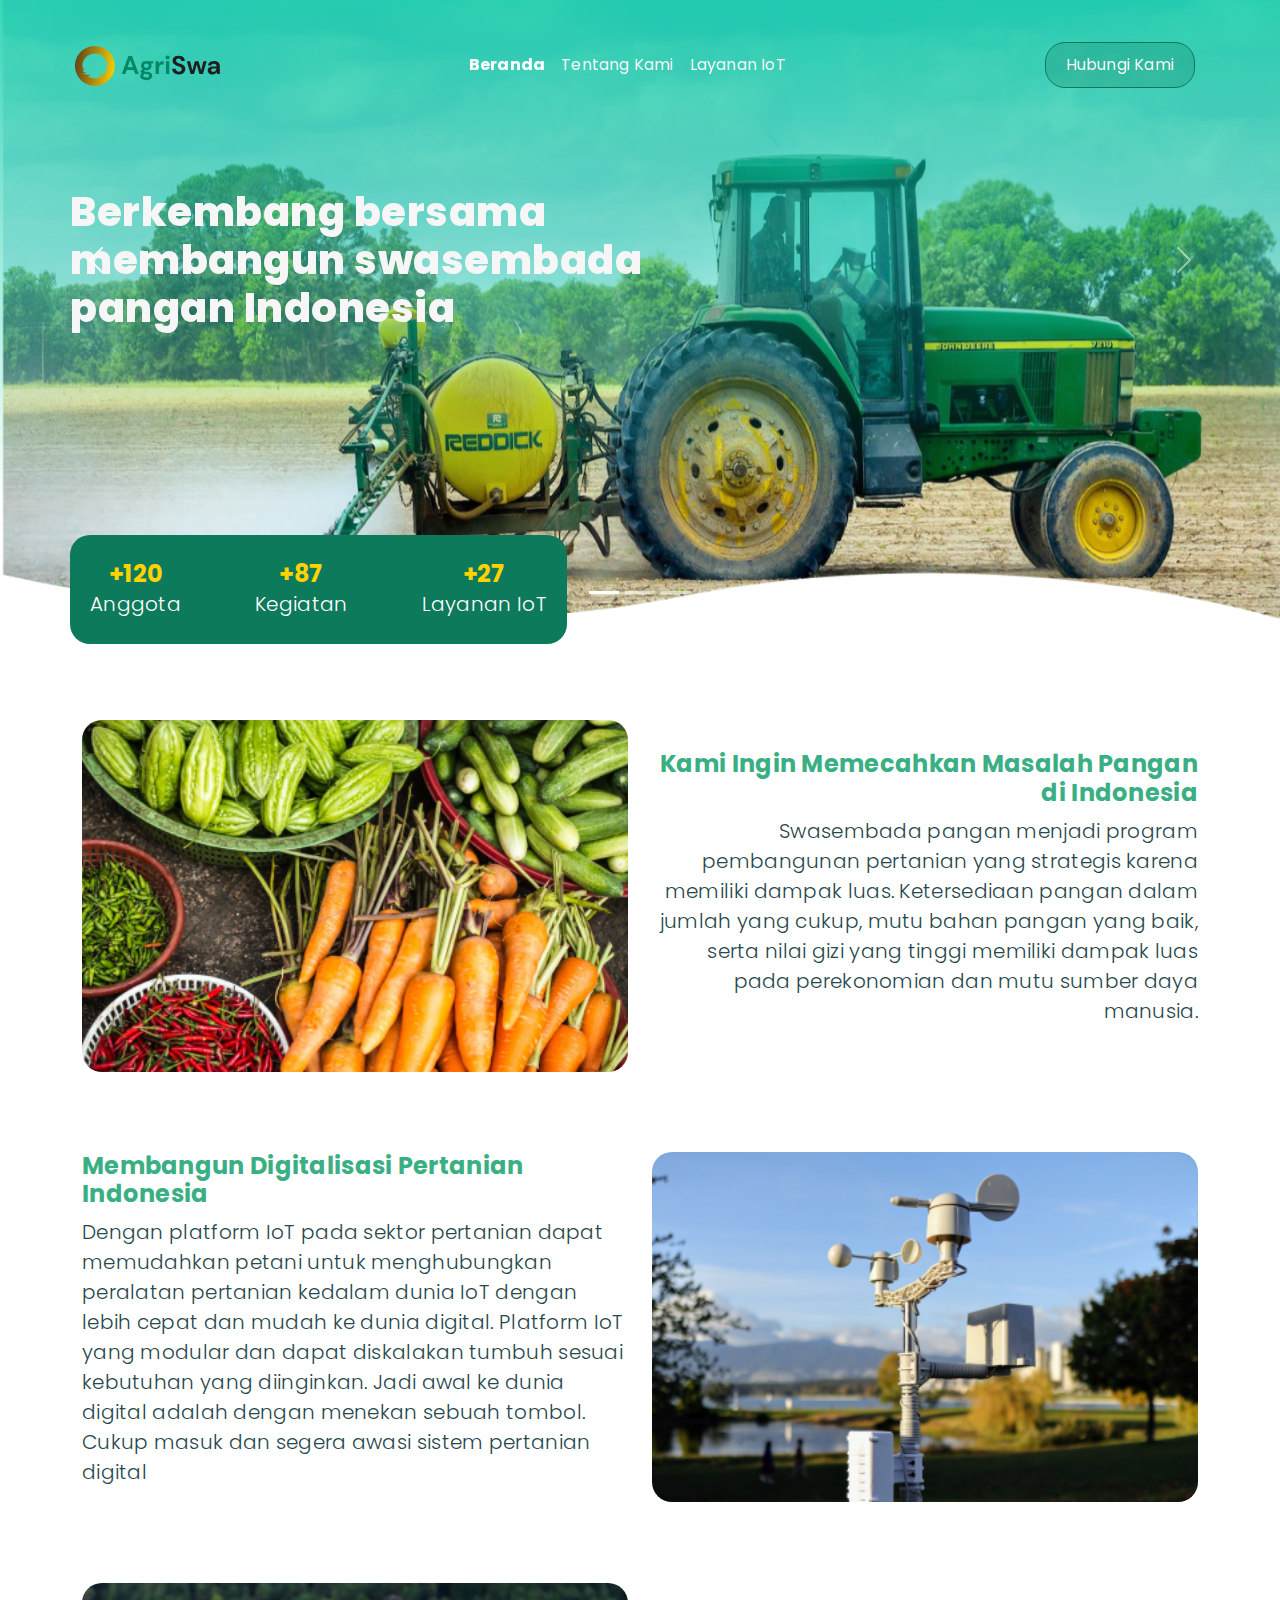
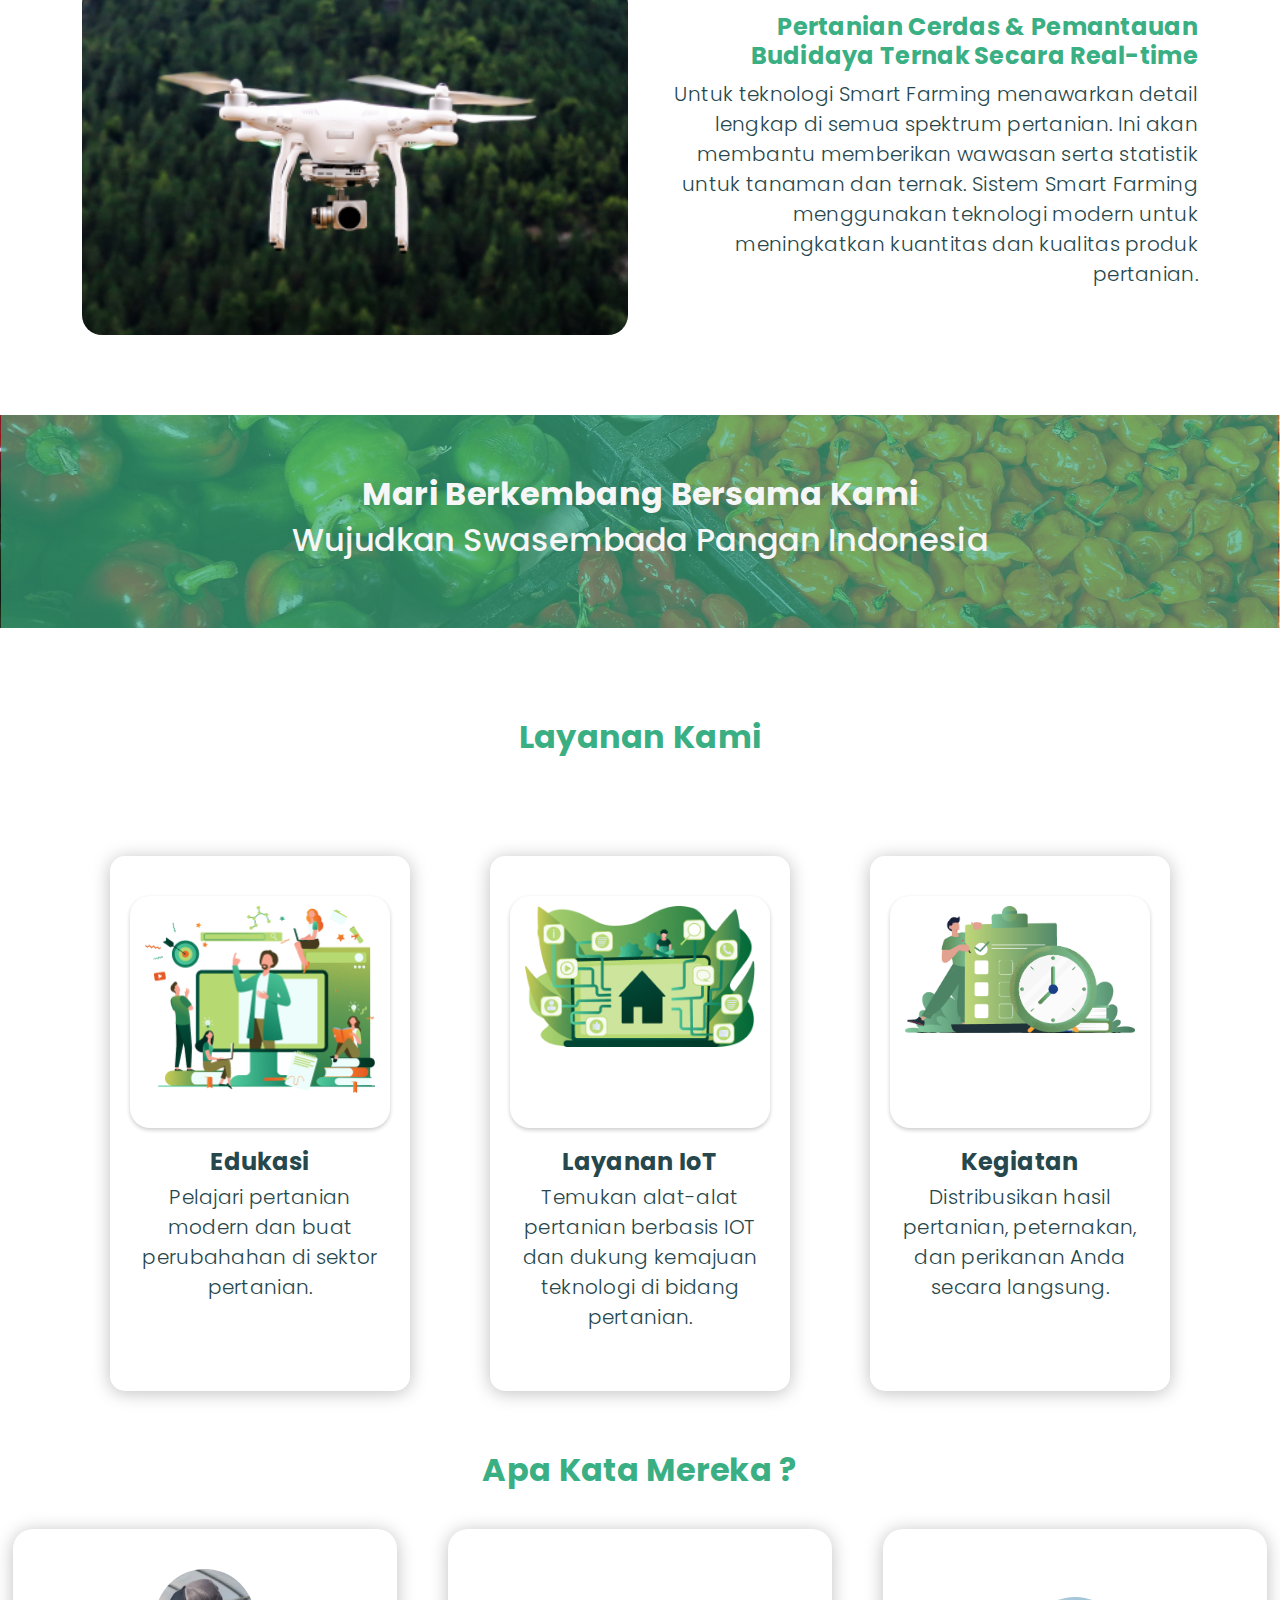
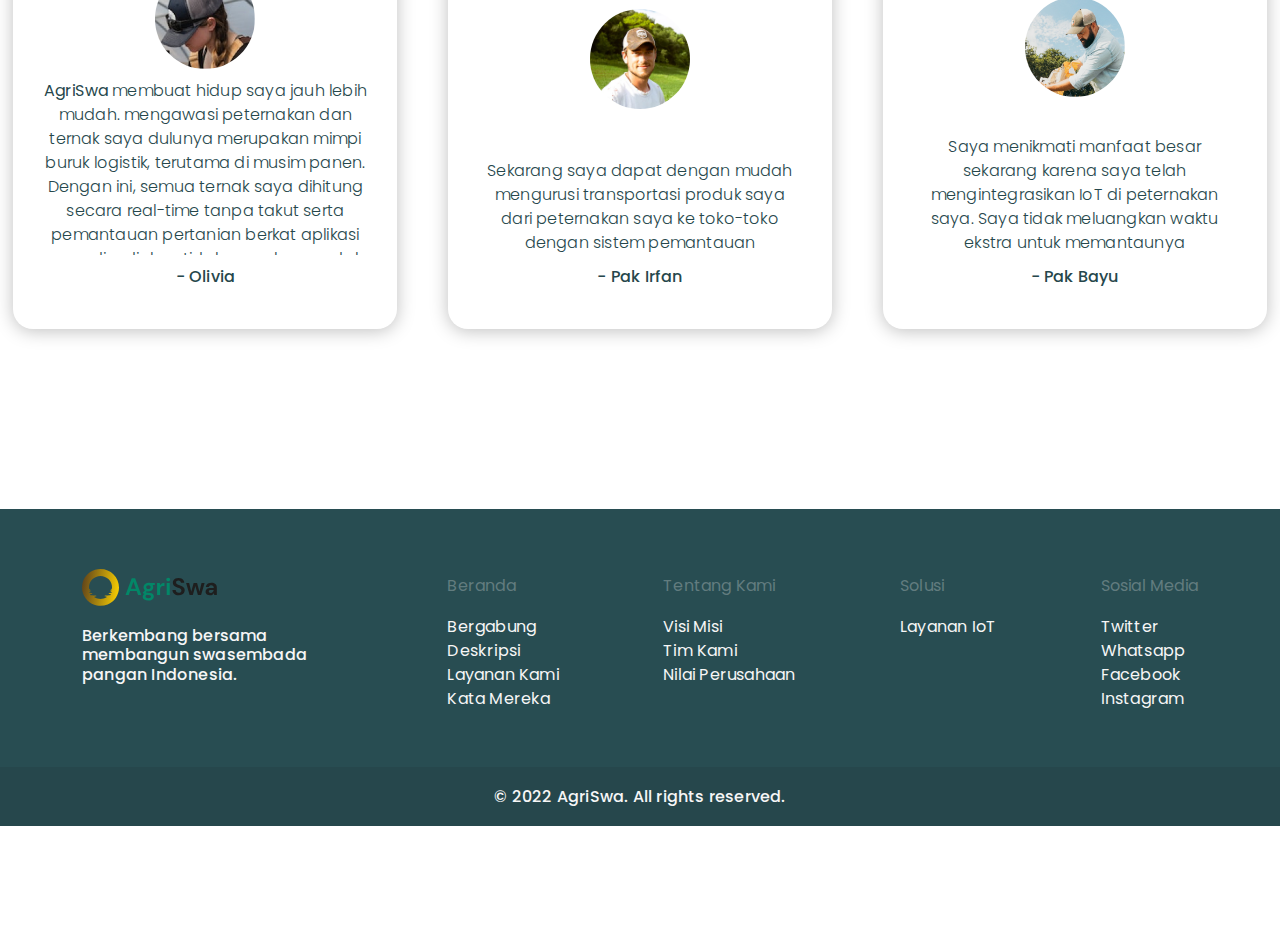
<file: index.html>
<!doctype html>
<html lang="en">
  <head>
    <meta charset="utf-8">
    <meta name="viewport" content="width=device-width, initial-scale=1">
    <title>AgriSwa | Landing Page</title>
    <!-- Library Bootstrap -->
    <link href="library/bootstrap/bootstrap.min.css" rel="stylesheet">
    <!-- Font -->
    <style>
        @import url('https://fonts.googleapis.com/css2?family=Poppins:wght@300;400;500;600;700;800&display=swap');
    </style>
    <link rel="stylesheet" href="css/main.css">
  </head>
  <body>
     <!-- Navbar -->
    <nav class="navbar navbar-expand-md" id="navbar">
        <div class="container-fluid">
            <a class="navbar-brand" href="index.html">
                <img src="image/logo.svg" alt="AgriSwa" class="d-inline-block align-text-top">
            </a>
            <button class="navbar-toggler" type="button" data-bs-toggle="collapse" data-bs-target="#navbarTogglerDemo02" aria-controls="navbarTogglerDemo02" aria-expanded="false" aria-label="Toggle navigation">
                <span class="navbar-toggler-icon"></span>
            </button>
            <div class="collapse navbar-collapse" id="navbarTogglerDemo02">
                <ul class="navbar-nav mx-auto">
                    <li class="nav-item">
                        <a class="nav-link active" href="index.html">Beranda</a>
                    </li>
                    <li class="nav-item">
                        <a class="nav-link" href="tentangkami.html">Tentang Kami</a>
                    </li>
                    <li class="nav-item">
                        <a class="nav-link" href="service-iot.html">Layanan IoT</a>
                    </li>
                </ul>
                <ul class="navbar-nav justify-content-end">
                    <li class="nav-item">
                    <a class="nav-link btn btn-secondary my-2 my-lg-0" href="https://wa.wizard.id/798fd5" target="_blank">Hubungi Kami</a>
                    </li>
                </ul>
            </div>
        </div>
    </nav>

    <!-- Hero Section -->
    <section class="hero">
        <div id="carouselExampleIndicators" class="carousel slide position-relative" data-bs-ride="true">
            <div class="carousel-indicators">
                <button type="button" data-bs-target="#carouselExampleIndicators" data-bs-slide-to="0" class="active" aria-current="true" aria-label="Slide 1"></button>
                <button type="button" data-bs-target="#carouselExampleIndicators" data-bs-slide-to="1" aria-label="Slide 2"></button>
                <button type="button" data-bs-target="#carouselExampleIndicators" data-bs-slide-to="2" aria-label="Slide 3"></button>
            </div>
            <div class="carousel-inner">
                <div class="carousel-item active" data-bs-interval="1500">
                    <img src="image/home_banner1.png" alt="">
                </div>
                <div class="carousel-item" data-bs-interval="2000">
                    <img src="image/home_banner2.png" alt="">
                </div>
                <div class="carousel-item" data-bs-interval="2000"> 
                    <img src="image/home_banner3.png" alt="">
                </div>
            </div>
            <!-- Next & Prev -->
            <button class="carousel-control-prev" type="button" data-bs-target="#carouselExampleIndicators" data-bs-slide="prev">
                <span class="carousel-control-prev-icon" aria-hidden="true"></span>
                <span class="visually-hidden">Previous</span>
            </button>
            <button class="carousel-control-next" type="button" data-bs-target="#carouselExampleIndicators" data-bs-slide="next">
                <span class="carousel-control-next-icon" aria-hidden="true"></span>
                <span class="visually-hidden">Next</span>
            </button>
            <h1 class="text d-none d-md-block">
                Berkembang bersama
                <br>
                membangun swasembada
                <br>
                pangan Indonesia
            </h1>
        </div>
        <div class="card">
            <div class="item row d-flex text-center">
                <div class="item-desk">
                    <h3>
                        +120
                    </h3>
                    <p>
                        Anggota
                    </p>
                </div>
                <div class="item-desk">
                    <h3>
                        +87
                    </h3>
                    <p>
                        Kegiatan
                    </p>
                </div>
                <div class="item-desk">
                    <h3>
                        +27
                    </h3>
                    <p>
                        Layanan IoT
                    </p>
                </div>
            </div>
        </div>
    </section>
    
    <!-- Description -->
    <sction id="desc" class="desc d-flex">
        <div class="container">
            <div class="card-item row d-flex align-items-center">
                <div class="col-lg-6 col-md-6 col-12  text-center ">
                    <img src="image/home_subhead1.jpg" alt="" class="w-100 h-auto mb-3 mb-md-0">
                </div>
                <div class="col-md-6 col-lg-6 text-start text-md-end">
                    <h3>
                        Kami Ingin Memecahkan Masalah Pangan di Indonesia
                    </h3>
                    <p>
                        Swasembada pangan menjadi program pembangunan pertanian yang strategis karena memiliki dampak luas. Ketersediaan pangan dalam  jumlah yang cukup, mutu bahan pangan yang baik, serta nilai gizi yang tinggi memiliki dampak luas pada perekonomian dan mutu sumber daya manusia.
                    </p>
                </div>
            </div>
            <div class="card-item row d-flex align-items-center flex-row-reverse">
                <div class="col-lg-6 col-md-6 col-12 text-center">
                    <img src="image/home_subhead2.jpg" alt="" class="w-100 h-auto mb-3 mb-md-0">
                </div>
                <div class="col-md-6 col-lg-6 text-start text-md-start">
                    <h3>
                        Membangun Digitalisasi Pertanian Indonesia
                    </h3>
                    <p>
                        Dengan platform IoT pada sektor pertanian  dapat memudahkan petani untuk  menghubungkan peralatan pertanian kedalam dunia IoT dengan lebih cepat dan mudah ke dunia digital. Platform IoT yang modular dan dapat diskalakan tumbuh sesuai kebutuhan yang diinginkan. Jadi awal ke dunia digital adalah dengan menekan sebuah tombol. Cukup masuk dan segera awasi sistem pertanian digital
                    </p>
                </div>
            </div>
            <div class="card-item row d-flex align-items-center">
                <div class="col-lg-6 col-md-6 col-12  text-center">
                    <img src="image/home_subhead3.jpg" alt="" class="w-100 h-auto mb-3 mb-md-0">
                </div>
                <div class="col-md-6 col-lg-6 text-start text-md-end">
                    <h3>
                        Pertanian Cerdas & Pemantauan Budidaya Ternak Secara Real-time
                    </h3>
                    <p>
                        Untuk teknologi Smart Farming menawarkan detail lengkap di semua spektrum pertanian. Ini akan membantu memberikan wawasan serta statistik untuk tanaman dan ternak. Sistem Smart Farming menggunakan teknologi modern untuk meningkatkan kuantitas dan kualitas produk pertanian.
                    </p>
                </div>
            </div>
        </div>
    </sction>

    <!-- Banner Layanan -->
    <section id="layanan" class="banner-layanan">
        <h2>Mari Berkembang Bersama Kami</h2>
        <h2 class="light">Wujudkan Swasembada Pangan Indonesia</h2>
    </section>

    <!-- Layanan -->
    <section class="layanan">
        <h2 class="text-center">Layanan Kami</h2>
        <div class="container">
            <div class="row d-flex align-items-center justify-content-around">
                <a href="#" class="card text-center">
                    <div class="card-img">
                        <img src="image/home_layanan1.png" alt="">
                    </div>
                    <h3>Edukasi</h3>
                    <p>Pelajari pertanian modern dan buat perubahahan di sektor pertanian.</p>
                </a>
                <a href="#" class="card text-center">
                    <div class="card-img">
                        <img src="image/home_layanan2.png" alt="">
                    </div>
                    <h3>Layanan IoT</h3>
                    <p>Temukan alat-alat pertanian berbasis IOT dan dukung kemajuan teknologi di bidang pertanian.</p>
                </a>
                <a href="#" class="card text-center">
                    <div class="card-img">
                        <img src="image/home_layanan3.png" alt="">
                    </div>
                    <h3>Kegiatan</h3>
                    <p>Distribusikan hasil pertanian, peternakan, dan perikanan Anda secara langsung.</p>
                </a>
            </div>
        </div>
    </section>

    <!-- Testimoni -->
    <section id="testimoni" class="testimoni text-center">
        <h2>Apa Kata Mereka ?</h2>
        <div class="row d-flex align-items-center justify-content-around">
            <div class="card col-md-4 d-flex text-center">
                <img src="image/profile_test1.jpg" alt="">
                <p class="p1"><b>AgriSwa</b> membuat hidup saya jauh lebih mudah. mengawasi peternakan dan ternak saya dulunya merupakan mimpi buruk logistik, terutama di musim panen. Dengan ini, semua ternak saya dihitung secara real-time tanpa takut serta pemantauan pertanian berkat aplikasi yang disediakan tidak pernah semudah ini sebelumnya.</p>
                <div class="sh2">- Olivia</div>
            </div>
            <div class="card col-md-4 d-flex text-center">
                <img src="image/profile_test2.jpg" alt="">
                <p class="p1">Sekarang saya dapat dengan mudah mengurusi transportasi produk saya dari peternakan saya ke toko-toko dengan sistem pemantauan</p>
                <div class="sh2">- Pak Irfan</div>
            </div>
            <div class="card col-md-4 d-flex text-center">
                <img src="image/profile_test3.jpg" alt="">
                <p class="p1">Saya menikmati manfaat besar sekarang karena saya telah mengintegrasikan IoT di peternakan saya. Saya tidak meluangkan waktu ekstra untuk memantaunya</p>
                <div class="sh2">- Pak Bayu</div>
            </div>
        </div>
    </section>

    <!-- Footer -->
    <section class="footer">
        <div class="company">
            <div class="container">
                <div class="row d-flex justify-content-between">
                    <div class="col-12 mb-3 mb-md-0 col-lg-3">
                        <img src="image/logo.svg" alt="AgriSwa">
                        <h5 class="sh2">Berkembang bersama  membangun swasembada pangan Indonesia.</h5>
                    </div>
                    <div class="col-6 col-md-auto">
                        <p><a href="index.html"><b>Beranda</b></a></p>
                        <ul class="list-unstyled">
                            <li><a href="https://wa.wizard.id/798fd5" class="p1">Bergabung</a></li>
                            <li><a href="index.html##desc" class="p1">Deskripsi</a></li>
                            <li><a href="index.html#layanan" class="p1">Layanan Kami</a></li>
                            <li><a href="index.html#testimoni" class="p1">Kata Mereka</a></li>
                        </ul>
                    </div>
                    <div class="col-6 col-md-auto">
                        <p><a href="tentangkami.html"><b>Tentang Kami</b></a></p>
                        <ul class="list-unstyled">
                            <li><a href="tentangkami.html#visimisi" class="p1">Visi Misi</a></li>
                            <li><a href="tentangkami.html#tim" class="p1">Tim Kami</a></li>
                            <li><a href="tentangkami.html#value" class="p1">Nilai Perusahaan</a></li>
                        </ul>
                    </div>
                    <div class="col-6 col-md-auto">
                        <p><a href="#"><b>Solusi</b></a></p>
                        <ul class="list-unstyled">
                            <li><a href="service-iot.html" class="p1">Layanan IoT</a></li>
                        </ul>
                    </div>
                    <div class="col-6 col-md-auto">
                        <p><a href="#"><b>Sosial Media</b></a></p>
                        <ul class="list-unstyled">
                            <li><a href="https://twitter.com/vokasiipb" class="p1">Twitter</a></li>
                            <li><a href="https://wa.wizard.id/798fd5" class="p1">Whatsapp</a></li>
                            <li><a href="https://www.facebook.com/vokasiipb/" class="p1">Facebook</a></li>
                            <li><a href="https://www.instagram.com/sekolahvokasiipb" class="p1">Instagram</a></li>
                        </ul>
                    </div>
                </div>
            </div>
        </div>
        <div class="row text-center copyright">
            <h5 class="sh2">© 2022 AgriSwa. All rights reserved.</h5>
        </div>
    </section>

    <!-- Library -->
    <script src="library/jquery/jquery-3.6.1.slim.js"></script>
    <script src="library/bootstrap/bootstrap.bundle.min.js"></script>
    <!-- alternate js -->
    <!-- <script src="library/popper/popper.min.js"></script>
    <script src="library/bootstrap/bootstrap.min.js"></script> -->

    <script>
        // Navbar Scroll Fix
        window.onscroll = function() {myFunction()};
        var navbar = document.getElementById("navbar");
        var sticky = navbar.offsetTop;
        function myFunction() {
        if (window.pageYOffset >= sticky) {
            navbar.classList.add("sticky");
        } else {
            navbar.classList.remove("sticky");
        };
        };
    </script>
  </body>
</html>
</file>
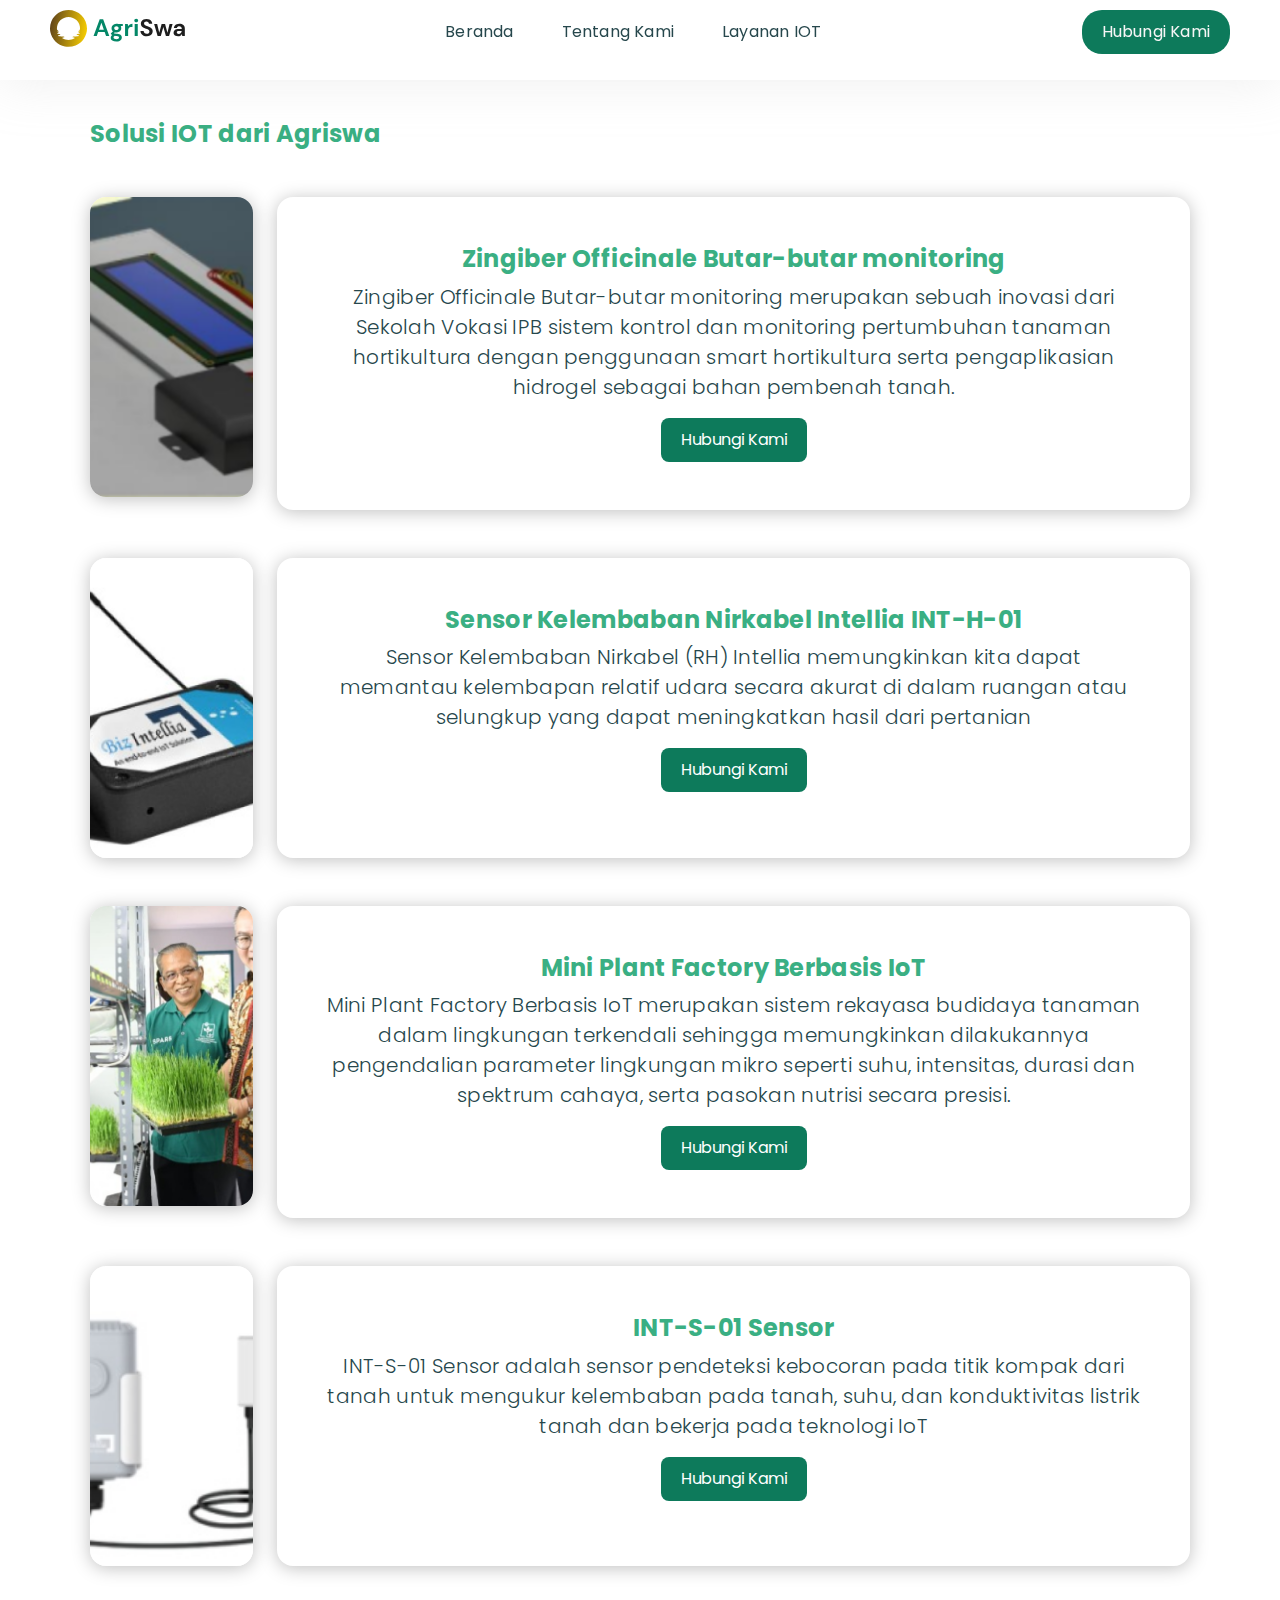
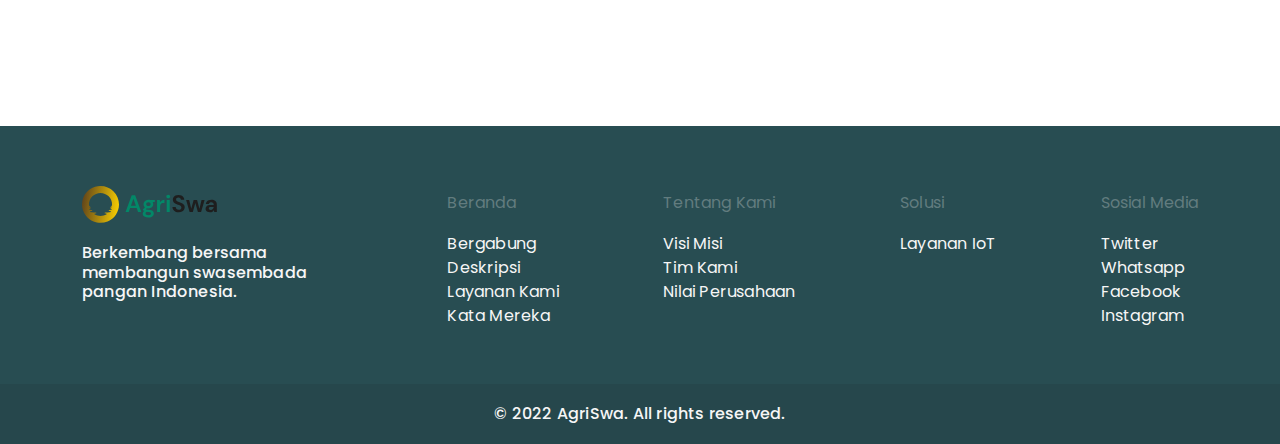
<file: service-iot.html>
<!doctype html>
<html lang="en">
  <head>
    <meta charset="utf-8">
    <meta name="viewport" content="width=device-width, initial-scale=1">
    <title>AgriSwa | Landing Page</title>
    <!-- Library Bootstrap -->
    <link href="library/bootstrap/bootstrap.min.css" rel="stylesheet">
    <!-- Font -->
    <style>
        @import url('https://fonts.googleapis.com/css2?family=Poppins:wght@300;400;500;600;700;800&display=swap');
    </style>
    <link rel="stylesheet" href="css/main.css">
  </head>
  <body>
     <!-- Navbar -->
    <nav class="navbar2 navbar-expand-md" id="navbar">
        <div class="container-iot">
            <a class="navbar-brand" href="index.html">
                <img src="image/logo.svg" alt="AgriSwa" class="d-inline-block align-text-top">
            </a>
            <button class="navbar-toggler" type="button" data-bs-toggle="collapse" data-bs-target="#navbarTogglerDemo02" aria-controls="navbarTogglerDemo02" aria-expanded="false" aria-label="Toggle navigation">
                <span class="navbar-toggler-icon"></span>
            </button>
            <div class="collapse navbar-collapse pb-3" id="navbarTogglerDemo02">
                <ul class="navbar-nav mx-auto">
                    <li class="nav-item px-4">
                        <a class="nav-link" href="index.html">Beranda</a>
                    </li>
                    <li class="nav-item px-4">
                        <a class="nav-link" href="tentangkami.html">Tentang Kami</a>
                    </li>
                    <li class="nav-item px-4">
                        <a class="nav-link" href="service-iot.html">Layanan IOT</a>
                    </li>                    
                </ul>
                <ul class="navbar-nav justify-content-end">
                    <li class="nav-item">
                    <a class="nav-link btn btn-primary-variant my-2 my-lg-0" href="https://wa.wizard.id/798fd5">Hubungi Kami</a>
                    </li>
                </ul>
            </div>
        </div>
    </nav>
    <!-- Hero Section -->
   <section class="body-iot ">
    <h3>Solusi IOT dari Agriswa</h3>
    <div class="card-product row equal mt-5">
        <div class="col-lg-2 col-md-12">
            <!-- <div class="card-product-img">ss</div> -->
            <img src="image/layanan_iot/1.png" alt="" class="card-product-img p-0 rounded-4">
        </div>
        <div class="col-lg-10 col-md-12 ">
            <div class="card-product-item text-center rounded-4 d-flex flex-column align-items-center p-5">
                <h3>Zingiber Officinale Butar-butar monitoring</h3>
            <p>Zingiber Officinale Butar-butar monitoring
                 merupakan sebuah inovasi dari Sekolah Vokasi IPB  sistem kontrol dan monitoring pertumbuhan tanaman hortikultura dengan penggunaan smart hortikultura serta pengaplikasian hidrogel sebagai bahan pembenah tanah.
                </p>
                <button class="btn btn-primary rounded-3">Hubungi Kami</button>
            </div>
            
        </div>
    </div>
    <div class="card-product row equal mt-5">
        <div class="col-lg-2 col-md-12">
            <!-- <div class="card-product-img">ss</div> -->
            <img src="image/layanan_iot/2.png" alt="" class="card-product-img p-0 rounded-4">
        </div>
        <div class="col-lg-10 col-md-12 ">
            <div class="card-product-item text-center rounded-4 d-flex flex-column align-items-center p-5">
                <h3>Sensor Kelembaban Nirkabel Intellia INT-H-01</h3>
            <p>Sensor Kelembaban Nirkabel (RH) Intellia memungkinkan kita dapat memantau kelembapan relatif udara secara akurat di dalam ruangan atau selungkup yang dapat meningkatkan hasil dari pertanian</p>
                <button class="btn btn-primary rounded-3">Hubungi Kami</button>
            </div>
            
        </div>
    </div>
    <div class="card-product row equal mt-5">
        <div class="col-lg-2 col-md-12 h-302">
            <!-- <div class="card-product-img">ss</div> -->
            <img src="image/layanan_iot/3.png" alt="" class="card-product-img p-0 rounded-4">
        </div>
        <div class="col-lg-10 col-md-12 ">
            <div class="card-product-item text-center rounded-4 d-flex flex-column align-items-center p-5">
                <h3>Mini Plant Factory Berbasis IoT</h3>
            <p>Mini Plant Factory Berbasis IoT merupakan sistem rekayasa budidaya tanaman dalam lingkungan terkendali sehingga memungkinkan dilakukannya pengendalian parameter lingkungan mikro seperti suhu, intensitas, durasi dan spektrum cahaya, serta pasokan nutrisi secara presisi.</p>
                <button class="btn btn-primary rounded-3">Hubungi Kami</button>
            </div>
            
        </div>
    </div>

    <div class="card-product row equal mt-5">
        <div class="col-lg-2 col-md-12">
            <!-- <div class="card-product-img">ss</div> -->
            <img src="image/layanan_iot/4.png" alt="" class="card-product-img p-0 rounded-4">
        </div>
        <div class="col-lg-10 col-md-12 ">
            <div class="card-product-item text-center rounded-4 d-flex flex-column align-items-center p-5">
                <h3>INT-S-01 Sensor</h3>
            <p>INT-S-01 Sensor adalah sensor pendeteksi kebocoran pada titik kompak dari tanah untuk mengukur kelembaban pada tanah, suhu, dan konduktivitas listrik tanah dan bekerja pada teknologi IoT </p>
                <button class="btn btn-primary rounded-3">Hubungi Kami</button>
            </div>
            
        </div>
    </div>
   
   </section>

    <!-- Footer -->
    <section class="footer">
        <div class="company">

            <div class="container">
                <div class="row d-flex justify-content-between">
                    <div class="col-12 mb-3 mb-md-0 col-lg-3">
                        <img src="image/logo.svg" alt="AgriSwa">
                        <h5 class="sh2">Berkembang bersama  membangun swasembada pangan Indonesia.</h5>
                    </div>
                    <div class="col-6 col-md-auto">
                        <p><a href="index.html"><b>Beranda</b></a></p>
                        <ul class="list-unstyled">
                            <li><a href="https://wa.wizard.id/798fd5" class="p1">Bergabung</a></li>
                            <li><a href="index.html##desc" class="p1">Deskripsi</a></li>
                            <li><a href="index.html#layanan" class="p1">Layanan Kami</a></li>
                            <li><a href="index.html#testimoni" class="p1">Kata Mereka</a></li>
                        </ul>
                    </div>
                    <div class="col-6 col-md-auto">
                        <p><a href="tentangkami.html"><b>Tentang Kami</b></a></p>
                        <ul class="list-unstyled">
                            <li><a href="tentangkami.html#visimisi" class="p1">Visi Misi</a></li>
                            <li><a href="tentangkami.html#tim" class="p1">Tim Kami</a></li>
                            <li><a href="tentangkami.html#value" class="p1">Nilai Perusahaan</a></li>
                        </ul>
                    </div>
                    <div class="col-6 col-md-auto">
                        <p><a href="#"><b>Solusi</b></a></p>
                        <ul class="list-unstyled">
                            <li><a href="service-iot.html" class="p1">Layanan IoT</a></li>
                        </ul>
                    </div>
                    <div class="col-6 col-md-auto">
                        <p><a href="#"><b>Sosial Media</b></a></p>
                        <ul class="list-unstyled">
                            <li><a href="https://twitter.com/vokasiipb" class="p1">Twitter</a></li>
                            <li><a href="https://wa.wizard.id/798fd5" class="p1">Whatsapp</a></li>
                            <li><a href="https://www.facebook.com/vokasiipb/" class="p1">Facebook</a></li>
                            <li><a href="https://www.instagram.com/sekolahvokasiipb" class="p1">Instagram</a></li>
                        </ul>
                    </div>
                </div>
            </div>
        </div>
        <div class="row text-center copyright">
            <h5 class="sh2">© 2022 AgriSwa. All rights reserved.</h5>
        </div>
    </section>

    <!-- Library -->
    <script src="library/jquery/jquery-3.6.1.slim.js"></script>
    <script src="library/bootstrap/bootstrap.bundle.min.js"></script>
    <!-- alternate js -->
    <!-- <script src="library/popper/popper.min.js"></script>
    <script src="library/bootstrap/bootstrap.min.js"></script> -->

    <script>
        // Navbar Scroll Fix
        window.onscroll = function() {myFunction()};
        var navbar = document.getElementById("navbar");
        var sticky = navbar.offsetTop;
        function myFunction() {
        if (window.pageYOffset >= sticky) {
            navbar.classList.add("sticky");
        } else {
            navbar.classList.remove("sticky");
        };
        };
    </script>
  </body>
</html>
</file>
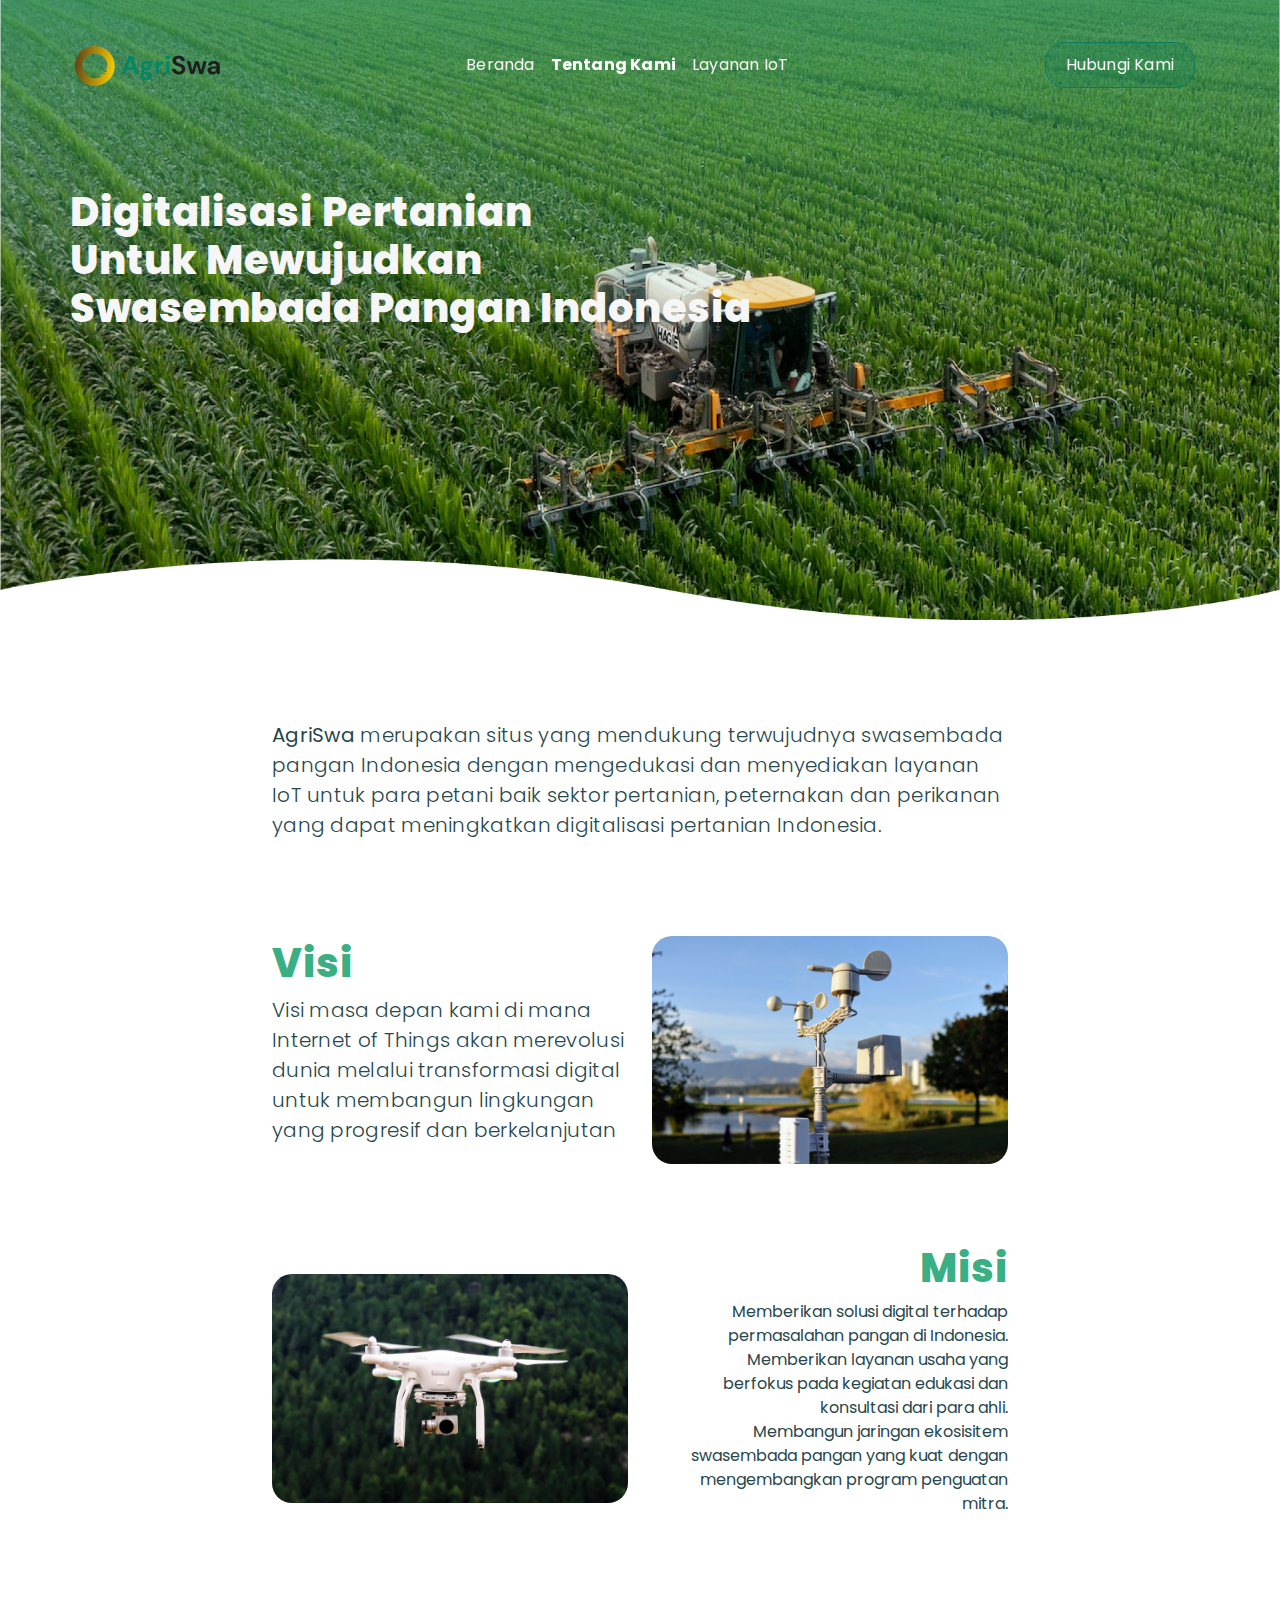
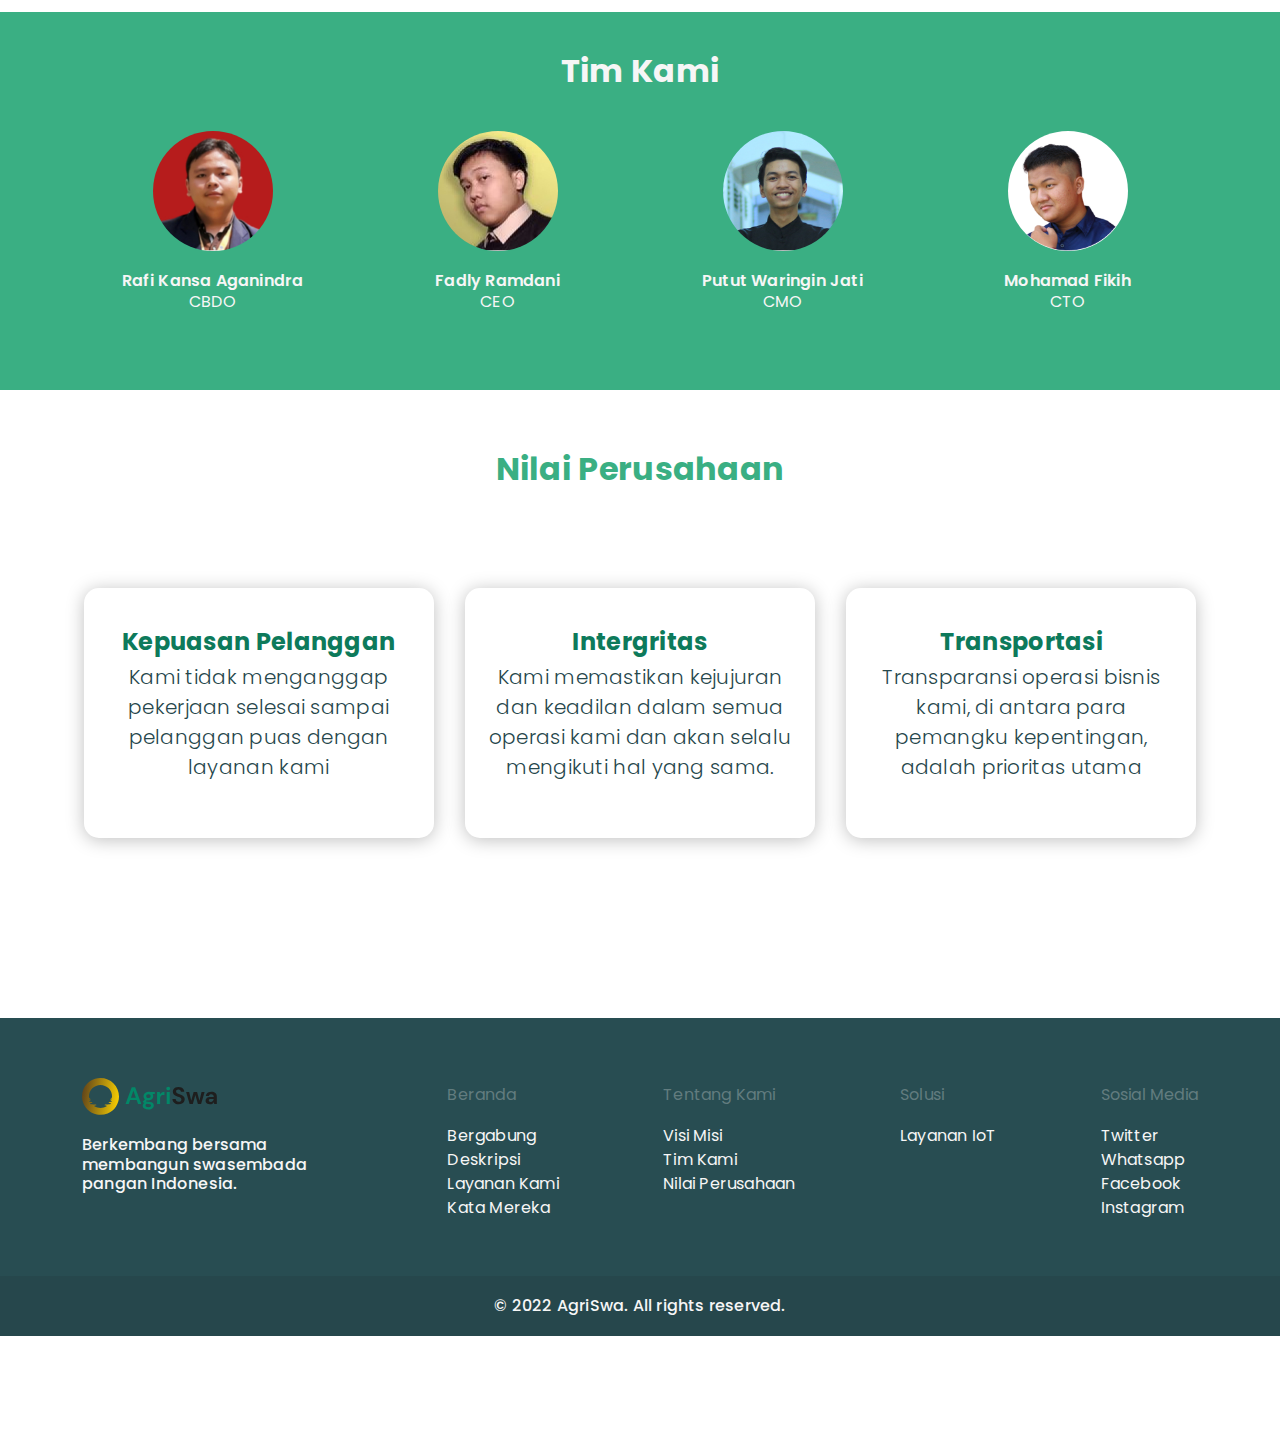
<file: tentangkami.html>
<!doctype html>
<html lang="en">
  <head>
    <meta charset="utf-8">
    <meta name="viewport" content="width=device-width, initial-scale=1">
    <title>AgriSwa | Landing Page</title>
    <!-- Library Bootstrap -->
    <link href="library/bootstrap/bootstrap.min.css" rel="stylesheet">
    <!-- Font -->
    <style>
        @import url('https://fonts.googleapis.com/css2?family=Poppins:wght@300;400;500;600;700;800&display=swap');
    </style>
    <link rel="stylesheet" href="css/main.css">
  </head>
  <body>
    <!-- Navbar -->
    <nav class="navbar navbar-expand-md" id="navbar">
        <div class="container-fluid">
            <a class="navbar-brand" href="index.html">
                <img src="image/logo.svg" alt="AgriSwa" class="d-inline-block align-text-top">
            </a>
            <button class="navbar-toggler" type="button" data-bs-toggle="collapse" data-bs-target="#navbarTogglerDemo02" aria-controls="navbarTogglerDemo02" aria-expanded="false" aria-label="Toggle navigation">
                <span class="navbar-toggler-icon"></span>
            </button>
            <div class="collapse navbar-collapse" id="navbarTogglerDemo02">
                <ul class="navbar-nav mx-auto">
                    <li class="nav-item">
                        <a class="nav-link" href="index.html">Beranda</a>
                    </li>
                    <li class="nav-item">
                        <a class="nav-link active" href="tentangkami.html">Tentang Kami</a>
                    </li>
                    <li class="nav-item">
                        <a class="nav-link" href="service-iot.html">Layanan IoT</a>
                    </li>
                </ul>
                <ul class="navbar-nav justify-content-end">
                    <li class="nav-item">
                    <a class="nav-link btn btn-secondary my-2 my-lg-0" target="_blank" href="https://wa.wizard.id/798fd5" target="_blank">Hubungi Kami</a>
                    </li>
                </ul>
            </div>
        </div>
    </nav>

    <!-- Hero Section -->
    <section class="hero">
        <img src="image/tentang-kami_banner.png" alt="">
        <h1 class="text d-none d-md-block">
            Digitalisasi Pertanian
            <br>
            Untuk Mewujudkan 
            <br>
            Swasembada Pangan Indonesia
        </h1>
    </section>

    <!-- Description -->
    <sction id="desc" class="desc d-flex">
        <div class="container">
            <div class="card-item row d-flex align-items-center">
                <div class="col-lg-2"></div>
                <div class="col-md-10 col-lg-8 text-start">
                    <p>
                        <b>AgriSwa</b> merupakan situs yang mendukung terwujudnya swasembada pangan Indonesia dengan mengedukasi dan menyediakan layanan IoT untuk para petani baik sektor pertanian, peternakan dan perikanan yang dapat meningkatkan digitalisasi pertanian Indonesia.
                    </p>
                </div>
            </div>
            <div class="card-item row d-flex align-items-center flex-row-reverse">
                <div class="col-lg-2"></div>
                <div class="col-lg-4 col-md-6 col-12 text-center">
                    <img src="image/home_subhead2.jpg" alt="" class="w-100 h-auto mb-3 mb-md-0">
                </div>
                <div class="col-md-6 col-lg-4 text-start text-md-start">
                    <h1>
                        Visi
                    </h1>
                    <p>
                        Visi masa depan kami di mana Internet of Things akan merevolusi dunia melalui transformasi digital untuk membangun lingkungan yang progresif dan berkelanjutan
                    </p>
                </div>
            </div>
            <div class="card-item row d-flex align-items-center">
                <div class="col-lg-4 col-md-6 col-12 offset-lg-2 text-center">
                    <img src="image/home_subhead3.jpg" alt="" class="w-100 h-auto mb-3 mb-md-0">
                </div>
                <div class="col-md-6 col-lg-4 text-start text-md-end">
                    <h1>
                        Misi
                    </h1>
                    <ul>
                        <li class="list-group-item">Memberikan solusi digital terhadap permasalahan pangan di Indonesia.</li>
                        <li class="list-group-item">Memberikan layanan usaha yang berfokus pada kegiatan edukasi dan konsultasi dari para ahli.</li>
                        <li class="list-group-item">Membangun jaringan ekosisitem swasembada pangan yang kuat dengan mengembangkan program penguatan mitra.</li>
                    </ul>
                </div>
            </div>
        </div>
    </sction>

    <!-- Team -->
    <section id="tim" class="tim">
        <h2 class="text-center">Tim Kami</h2>
        <div class="container">
            <div class="row d-flex align-items-center justify-content-around">
                <div class="card col-md-3 text-center">
                    <img src="image/profile_rafi.jpg" alt="Rafi">
                    <h5>Rafi Kansa Aganindra</h5>
                    <p class="p1"><b>CBDO</b></p>
                </div>
                <div class="card col-md-3 text-center">
                    <img src="image/profile_fadly.jpg" alt="Fadly">
                    <h5>Fadly Ramdani</h5>
                    <p class="p1"><b>CEO</b></p>
                </div>
                <div class="card col-md-3 text-center">
                    <img src="image/profile_ari.jpg" alt="Ari">
                    <h5>Putut Waringin Jati</h5>
                    <p class="p1"><b>CMO</b></p>
                </div>
                <div class="card col-md-3 text-center">
                    <img src="image/profile_fikih.jpg" alt="Fikih">
                    <h5>Mohamad Fikih </h5>
                    <p class="p1"><b>CTO</b></p>
                </div>
            </div>
        </div>
    </section>

    <!-- Nilai Perusahaan -->
    <section id="value" class="value">
        <h2 class="text-center">Nilai Perusahaan</h2>
        <div class="container">
            <div class="row d-flex align-items-center gap-1 justify-content-around">
                <div class="card col-md-4 text-center">
                    <h3>Kepuasan Pelanggan</h3>
                    <p>Kami tidak menganggap pekerjaan selesai sampai pelanggan puas dengan layanan kami</p>
                </div>
                <div class="card col-md-4 text-center">
                    <h3>Intergritas</h3>
                    <p>Kami memastikan kejujuran dan keadilan dalam semua operasi kami dan akan selalu mengikuti hal yang sama.</p>
                </div>
                <div class="card col-md-4 text-center">
                    <h3>Transportasi</h3>
                    <p>Transparansi operasi bisnis kami, di antara para pemangku kepentingan, adalah prioritas utama</p>
                </div>
            </div>
        </div>
    </section>

    <!-- Footer -->
    <section class="footer">
        <div class="company">
            <div class="container">
                <div class="row d-flex justify-content-between">
                    <div class="col-12 mb-3 mb-md-0 col-lg-3">
                        <img src="image/logo.svg" alt="AgriSwa">
                        <h5 class="sh2">Berkembang bersama  membangun swasembada pangan Indonesia.</h5>
                    </div>
                    <div class="col-6 col-md-auto">
                        <p><a href="index.html"><b>Beranda</b></a></p>
                        <ul class="list-unstyled">
                            <li><a href="https://wa.wizard.id/798fd5" class="p1">Bergabung</a></li>
                            <li><a href="index.html##desc" class="p1">Deskripsi</a></li>
                            <li><a href="index.html#layanan" class="p1">Layanan Kami</a></li>
                            <li><a href="index.html#testimoni" class="p1">Kata Mereka</a></li>
                        </ul>
                    </div>
                    <div class="col-6 col-md-auto">
                        <p><a href="tentangkami.html"><b>Tentang Kami</b></a></p>
                        <ul class="list-unstyled">
                            <li><a href="tentangkami.html#visimisi" class="p1">Visi Misi</a></li>
                            <li><a href="tentangkami.html#tim" class="p1">Tim Kami</a></li>
                            <li><a href="tentangkami.html#value" class="p1">Nilai Perusahaan</a></li>
                        </ul>
                    </div>
                    <div class="col-6 col-md-auto">
                        <p><a href="#"><b>Solusi</b></a></p>
                        <ul class="list-unstyled">
                            <li><a href="service-iot.html" class="p1">Layanan IoT</a></li>
                        </ul>
                    </div>
                    <div class="col-6 col-md-auto">
                        <p><a href="#"><b>Sosial Media</b></a></p>
                        <ul class="list-unstyled">
                            <li><a href="https://twitter.com/vokasiipb" class="p1">Twitter</a></li>
                            <li><a href="https://wa.wizard.id/798fd5" class="p1">Whatsapp</a></li>
                            <li><a href="https://www.facebook.com/vokasiipb/" class="p1">Facebook</a></li>
                            <li><a href="https://www.instagram.com/sekolahvokasiipb" class="p1">Instagram</a></li>
                        </ul>
                    </div>
                </div>
            </div>
        </div>
        <div class="row text-center copyright">
            <h5 class="sh2">© 2022 AgriSwa. All rights reserved.</h5>
        </div>
    </section>

    <!-- Library -->
    <script src="library/jquery/jquery-3.6.1.slim.js"></script>
    <script src="library/bootstrap/bootstrap.bundle.min.js"></script>
    <!-- alternate js -->
    <!-- <script src="library/popper/popper.min.js"></script>
    <script src="library/bootstrap/bootstrap.min.js"></script> -->

    <script>
        // Navbar Scroll Fix
        window.onscroll = function() {myFunction()};
        var navbar = document.getElementById("navbar");
        var sticky = navbar.offsetTop;
        function myFunction() {
        if (window.pageYOffset >= sticky) {
            navbar.classList.add("sticky");
        } else {
            navbar.classList.remove("sticky");
        };
        };
    </script>
  </body>
</html>
</file>
<file: css/main.css>
.navbar2 {
  background-color: #FFFF;
  -ms-flex-item-align: center;
      -ms-grid-row-align: center;
      align-self: center;
  width: 100%;
  padding: 10px 50px 10px 50px;
  margin-bottom: 40px;
  -webkit-filter: drop-shadow(0px 2px 25px rgba(191, 191, 191, 0.25));
          filter: drop-shadow(0px 2px 25px rgba(191, 191, 191, 0.25));
}

.navbar2 .container-iot {
  display: -webkit-box;
  display: -ms-flexbox;
  display: flex;
}

.body-iot {
  margin: 0 90px 0 90px;
}

.body-iot h3 {
  color: #3AAF83;
}

@media (max-width: 1199.98px) {
  .body-iot {
    margin-bottom: 0px !important;
  }
}

.body-iot .card-product .card-product-img {
  height: 300px;
  width: 100%;
  -webkit-box-shadow: 0px 2px 18px rgba(0, 0, 0, 0.25);
          box-shadow: 0px 2px 18px rgba(0, 0, 0, 0.25);
  -o-object-fit: cover;
     object-fit: cover;
}

@media (max-width: 991.98px) {
  .body-iot .card-product .card-product-img {
    margin-bottom: 50px !important;
  }
}

@media (min-width: 768px) {
  .body-iot .card-product .card-product-img {
    margin-right: 50px !important;
  }
}

.body-iot .card-product .card-product-item {
  height: 100%;
  width: 100%;
  -webkit-box-shadow: 0px 2px 18px rgba(0, 0, 0, 0.25);
          box-shadow: 0px 2px 18px rgba(0, 0, 0, 0.25);
}

.navbar2 {
  background-color: #FFFF;
  -ms-flex-item-align: center;
      -ms-grid-row-align: center;
      align-self: center;
  width: 100%;
  padding: 10px 50px 10px 50px;
  margin-bottom: 40px;
  -webkit-filter: drop-shadow(0px 2px 25px rgba(191, 191, 191, 0.25));
          filter: drop-shadow(0px 2px 25px rgba(191, 191, 191, 0.25));
}

.navbar2 .container-iot {
  display: -webkit-box;
  display: -ms-flexbox;
  display: flex;
}

.body-iot {
  margin: 0 90px 0 90px;
}

.body-iot h3 {
  color: #3AAF83;
}

@media (max-width: 1199.98px) {
  .body-iot {
    margin-bottom: 0px !important;
  }
}

.body-iot .card-product .card-product-img {
  height: 300px;
  width: 100%;
  -webkit-box-shadow: 0px 2px 18px rgba(0, 0, 0, 0.25);
          box-shadow: 0px 2px 18px rgba(0, 0, 0, 0.25);
  -o-object-fit: cover;
     object-fit: cover;
}

@media (max-width: 991.98px) {
  .body-iot .card-product .card-product-img {
    margin-bottom: 50px !important;
  }
}

@media (min-width: 768px) {
  .body-iot .card-product .card-product-img {
    margin-right: 50px !important;
  }
}

.body-iot .card-product .card-product-item {
  height: 100%;
  width: 100%;
  -webkit-box-shadow: 0px 2px 18px rgba(0, 0, 0, 0.25);
          box-shadow: 0px 2px 18px rgba(0, 0, 0, 0.25);
}

* {
  font-family: 'Poppins', sans-serif;
}

body {
  overflow-x: hidden;
  color: #26474C;
}

h1 {
  font-family: 'Poppins', sans-serif;
  font-weight: 800;
  font-size: 40px;
  letter-spacing: 0.5px;
}

h2 {
  font-family: 'Poppins', sans-serif;
  font-weight: 700;
  font-size: 32px;
  letter-spacing: 0.3px;
}

h3 {
  font-family: 'Poppins', sans-serif;
  font-weight: 700;
  font-size: 24px;
  letter-spacing: 0.3px;
}

h4 {
  font-family: 'Poppins', sans-serif;
  font-weight: 600;
  font-size: 20px;
  letter-spacing: 0.2px;
}

h5 {
  font-family: 'Poppins', sans-serif;
  font-weight: 600;
  font-size: 16px;
  letter-spacing: 0.2px;
}

p {
  font-family: 'Poppins', sans-serif;
  font-weight: 300;
  font-size: 20px;
  letter-spacing: 0.3px;
}

p b {
  font-weight: 400;
}

p.p1 {
  font-size: 16px;
  letter-spacing: 0.2px;
}

p.p1 b {
  font-weight: 400;
}

p.p2 {
  font-size: 12px;
  letter-spacing: 0.2px;
}

p.p2 b {
  font-weight: 400;
}

.sh1 {
  font-family: 'Poppins', sans-serif;
  font-weight: 500;
  font-size: 24px;
  letter-spacing: 0.3px;
}

.sh2 {
  font-family: 'Poppins', sans-serif;
  font-weight: 500;
  font-size: 16px;
  letter-spacing: 0.2px;
}

a {
  font-family: 'Poppins', sans-serif;
  font-weight: 400;
  font-size: 16px;
  letter-spacing: 0.2px;
  text-decoration: none;
}

a .active {
  font-weight: 500;
}

.btn {
  border-radius: 20px;
  padding: 10px 20px !important;
}

.btn-primary {
  background-color: #0D7A5B !important;
  border: none !important;
}

.btn-primary:hover {
  background-color: #3AAF83 !important;
  color: #F6F6F6 !important;
  font-weight: 500;
}

.btn-primary-variant {
  background-color: #0D7A5B !important;
  border: none !important;
  color: #F6F6F6;
}

.btn-primary-variant:hover {
  background-color: #3AAF83 !important;
  color: #F6F6F6 !important;
  font-weight: 500;
}

.btn-secondary {
  background-color: rgba(13, 122, 91, 0.25) !important;
  border: 1px solid #0D7A5B !important;
}

.btn-secondary:hover {
  background-color: #0BCDA8 !important;
  border: none !important;
  color: #26474C !important;
  font-weight: 500;
}

.navbar {
  z-index: 7;
  background-color: #3AAF83;
  position: fixed;
  width: 100%;
  top: 0;
  padding: 10px 10px;
}

@media screen and (min-width: 1024px) {
  .navbar {
    margin-top: 30px;
    padding: 10px 70px;
    background-color: rgba(58, 175, 131, 0);
  }
}

.navbar .container-fluid {
  padding: 0px;
}

.navbar .container-fluid .navbar-brand {
  padding: 4.5px;
  margin: 0px;
}

.navbar .container-fluid .navbar-brand img {
  height: 40px;
}

.navbar .container-fluid a {
  color: #F6F6F6;
}

.navbar .container-fluid a:hover {
  color: #0D7A5B;
}

.navbar .container-fluid a.active {
  font-weight: bold;
  color: #FFFF;
}

.navbar .container-fluid .btn {
  margin: 0px 15px;
}

.navbar.sticky {
  background-color: #3AAF83;
  position: fixed;
  top: 0;
  margin-top: 0px;
  width: 100%;
}

.hero {
  z-index: 6;
  height: 50vh;
  position: relative;
  margin-top: 65px;
}

@media screen and (min-width: 1024px) {
  .hero {
    margin-top: -100px;
    height: 80vh;
  }
}

.hero .text {
  color: #F6F6F6;
  position: absolute;
}

@media screen and (min-width: 480px) {
  .hero .text {
    top: 30%;
    margin-left: 10px;
  }
}

@media screen and (min-width: 1024px) {
  .hero .text {
    top: 40%;
    margin-left: 70px;
  }
}

.hero img {
  width: 100%;
  height: 50vh;
  background-size: cover;
}

@media screen and (min-width: 1024px) {
  .hero img {
    height: 80vh;
  }
}

.hero .card {
  background-color: #0D7A5B;
  width: -webkit-fit-content;
  width: -moz-fit-content;
  width: fit-content;
  padding: 25px 10px;
  color: #FFFF;
  border: none;
  border-radius: 20px;
  margin: 20px auto;
}

@media screen and (min-width: 480px) {
  .hero .card {
    position: absolute;
    bottom: 10;
    margin-top: -85px;
    left: 10px;
    padding: 25px 20px;
  }
}

@media screen and (min-width: 1024px) {
  .hero .card {
    left: 70px;
  }
}

@media screen and (min-width: 1024px) {
  .hero .card .item {
    gap: 50px;
  }
}

.hero .card .item h3 {
  color: #FFD200;
  margin: 0px;
}

.hero .card .item p {
  margin: 0px;
}

.hero .card .item .item-desk {
  width: -webkit-fit-content;
  width: -moz-fit-content;
  width: fit-content;
}

.desc {
  margin-top: 100px;
}

@media screen and (max-width: 479px) {
  .desc {
    margin-top: 200px;
  }
}

.desc .card-item {
  margin-bottom: 80px;
}

.desc .card-item img {
  border-radius: 20px;
  background-position: center;
  background-size: cover;
}

.desc .card-item h3 {
  color: #3AAF83;
}

.desc .card-item h1 {
  color: #3AAF83;
}

@media screen and (max-width: 719px) {
  .desc .card-item {
    margin-bottom: 20px;
  }
  .desc .card-item p {
    text-align: justify;
  }
}

.banner-layanan {
  padding: 60px 0px;
  text-align: center;
  background-image: url("../image/home_banner-layanan.jpg");
  background-size: cover;
  color: #F6F6F6;
  margin-bottom: 90px;
}

.banner-layanan .light {
  font-weight: 500;
}

.layanan h2 {
  margin-bottom: 80px;
  color: #3AAF83;
}

.layanan .card {
  padding: 40px 20px;
  border: none;
  -webkit-box-shadow: 0px 2px 18px rgba(0, 0, 0, 0.25);
          box-shadow: 0px 2px 18px rgba(0, 0, 0, 0.25);
  border-radius: 15px;
  margin: 20px;
  width: -webkit-fit-content;
  width: -moz-fit-content;
  width: fit-content;
}

@media screen and (min-width: 720px) {
  .layanan .card {
    margin-bottom: 10px;
    width: 300px;
    height: 535px;
  }
}

.layanan .card .card-img {
  padding: 10px;
  border-radius: 20px;
  -webkit-box-shadow: 0px 2px 4px rgba(0, 0, 0, 0.2);
          box-shadow: 0px 2px 4px rgba(0, 0, 0, 0.2);
  margin-bottom: 20px;
  height: 232px;
}

.layanan .card .card-img img {
  width: 230px;
}

.layanan .card h3 {
  margin-bottom: 5px;
  color: #26474C;
  text-decoration: none;
}

.layanan .card p {
  color: #26474C;
  text-decoration: none;
}

.layanan .card:hover {
  background-color: #0D7A5B;
}

.layanan .card:hover .card-img {
  background-color: #62D7A0;
}

.layanan .card:hover h3 {
  color: #FFFF;
}

.layanan .card:hover p {
  color: #FFFF;
}

.testimoni {
  margin-top: 50px;
}

.testimoni h2 {
  color: #3AAF83;
  margin-bottom: 20px;
}

.testimoni .card {
  padding: 40px 20px;
  border: none;
  -webkit-box-shadow: 0px 2px 18px rgba(0, 0, 0, 0.25);
          box-shadow: 0px 2px 18px rgba(0, 0, 0, 0.25);
  border-radius: 20px;
  margin: 20px;
  width: -webkit-fit-content;
  width: -moz-fit-content;
  width: fit-content;
}

@media screen and (min-width: 720px) {
  .testimoni .card {
    width: 30vw;
    height: 400px;
  }
}

.testimoni .card img {
  width: 100px;
  height: 100px;
  border-radius: 100%;
  margin: auto;
}

.testimoni .card p {
  margin: 10px;
  overflow-y: hidden;
}

.testimoni .card:hover {
  background-color: #0D7A5B;
  color: #FFFF;
}

.footer {
  margin-top: 160px;
}

.footer .company {
  padding: 60px 0px 40px;
  background-color: #284D52;
  color: #F6F6F6;
}

.footer .company img {
  margin-bottom: 20px;
}

.footer .company p a {
  color: #627C7F;
}

.footer .company p a:hover {
  color: #0D7A5B;
}

.footer .company a {
  color: #F6F6F6;
}

.footer .company a.dis {
  color: #627C7F;
}

.footer .company a:hover {
  color: #67F0BC;
}

.footer .company a:hover.dis {
  color: #627C7F;
}

.footer .copyright {
  padding: 20px 0px;
  background-color: #26474C;
  color: #F6F6F6;
}

.footer .copyright h5 {
  margin: 0px;
}

.tim {
  background-color: #3AAF83;
  padding: 40px 0px;
  margin-bottom: 60px;
}

.tim h2 {
  margin-bottom: 20px;
  color: #F6F6F6;
}

.tim .card {
  border: none;
  width: 220px;
  height: -webkit-fit-content;
  height: -moz-fit-content;
  height: fit-content;
  margin: 20px 0px;
  background-color: rgba(0, 0, 0, 0);
}

.tim .card img {
  width: 120px;
  height: 120px;
  border-radius: 100%;
  margin: auto;
  margin-bottom: 20px;
}

.tim .card h5 {
  color: #F6F6F6;
  text-decoration: none;
  margin: 0px;
}

.tim .card p {
  color: #F6F6F6;
  text-decoration: none;
}

.tim .card:hover h5 {
  text-decoration: underline;
}

.value h2 {
  margin-bottom: 20px;
  color: #3AAF83;
}

@media screen and (min-width: 720px) {
  .value h2 {
    margin-bottom: 80px;
  }
}

.value .card {
  padding: 40px 20px;
  border: none;
  -webkit-box-shadow: 0px 2px 18px rgba(0, 0, 0, 0.25);
          box-shadow: 0px 2px 18px rgba(0, 0, 0, 0.25);
  width: 350px;
  height: 250px;
  border-radius: 15px;
  margin: 20px 0px;
}

.value .card h3 {
  margin-bottom: 5px;
  color: #0D7A5B;
  text-decoration: none;
}

.value .card p {
  color: #26474C;
  text-decoration: none;
}

.value .card:hover {
  background-color: #0D7A5B;
}

.value .card:hover .card-img {
  background-color: #62D7A0;
}

.value .card:hover h3 {
  color: #FFFF;
  text-decoration: underline;
}

.value .card:hover p {
  color: #FFFF;
}
/*# sourceMappingURL=main.css.map */
</file>
